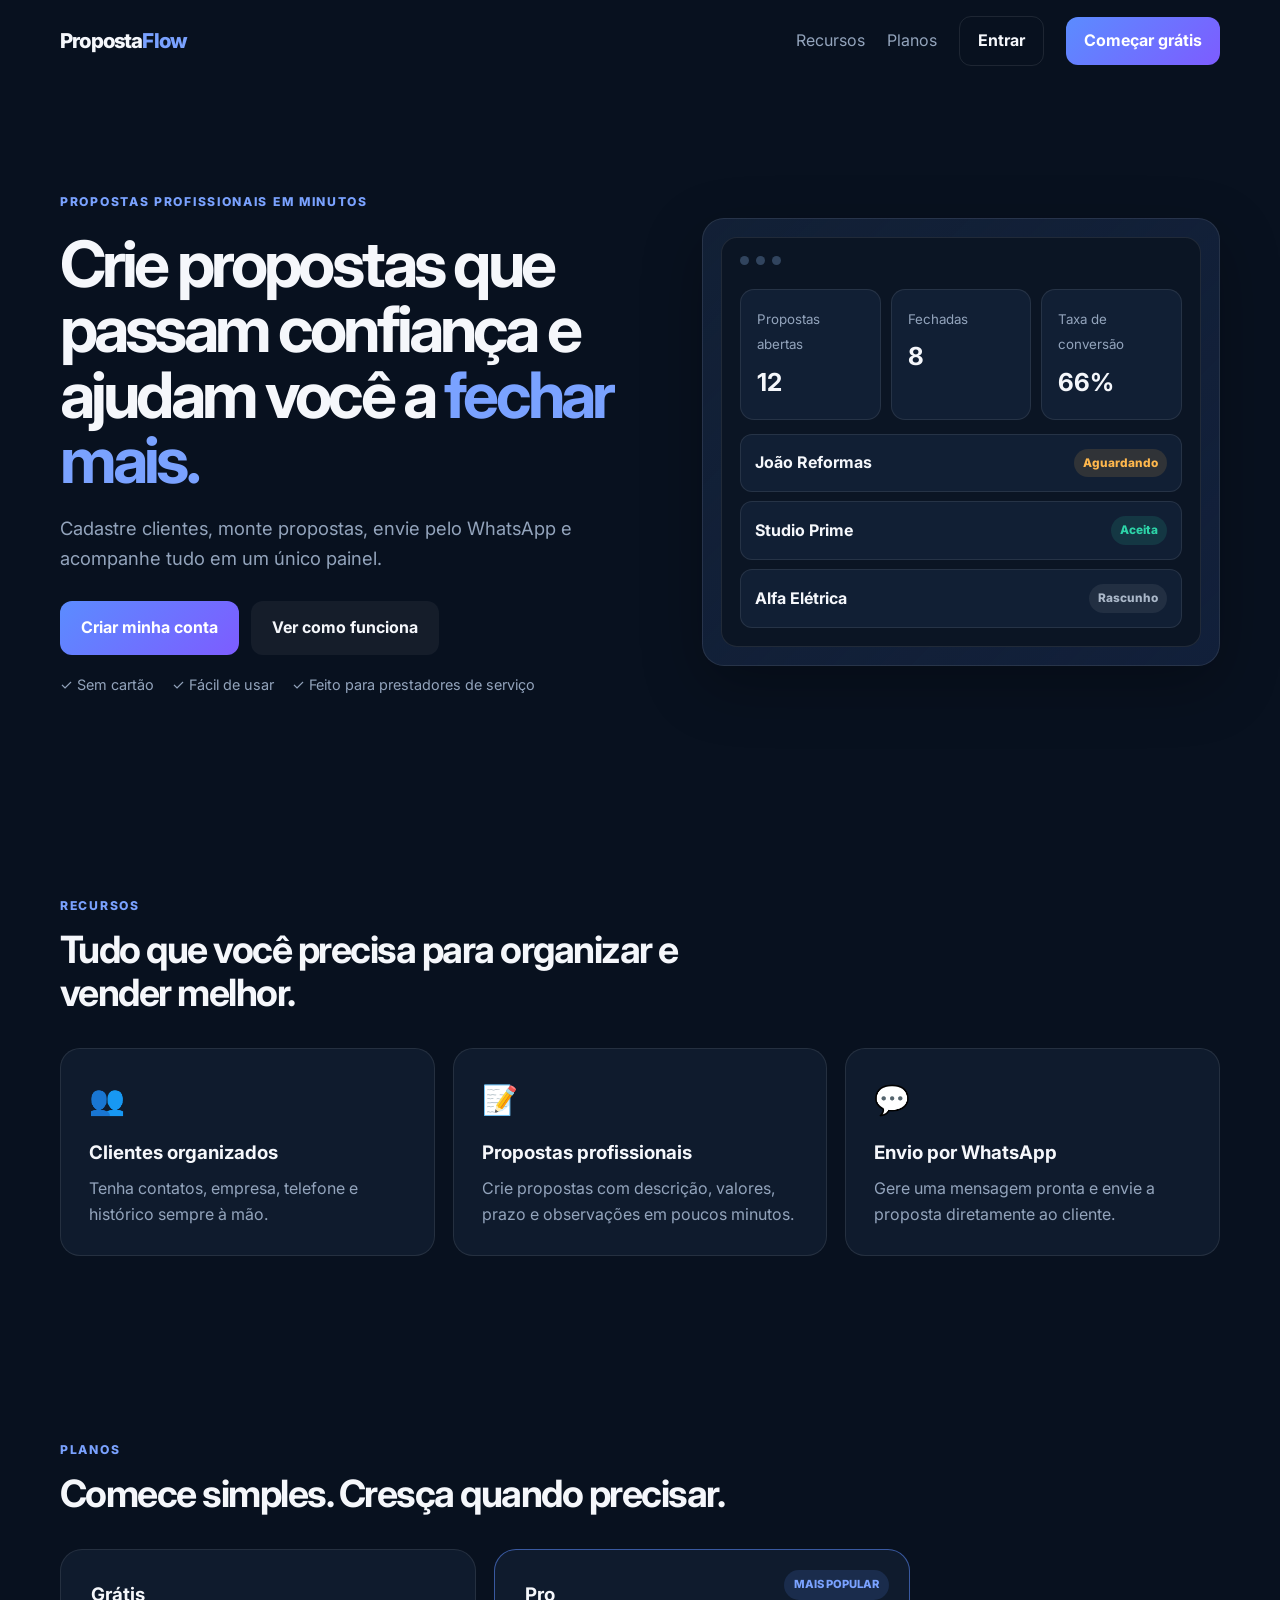
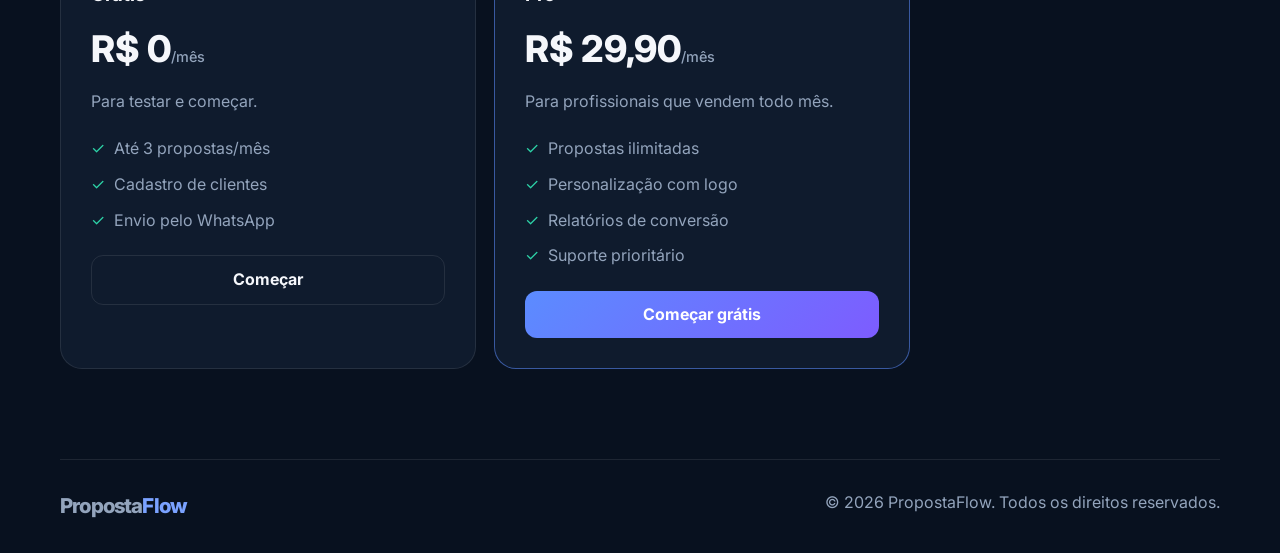
<file: index.html>
<!DOCTYPE html>
<html lang="pt-BR">
<head>
  <meta charset="UTF-8" />
  <meta name="viewport" content="width=device-width, initial-scale=1.0" />
  <title>PropostaFlow — Propostas que fecham negócios</title>
  <link rel="stylesheet" href="css/style.css" />
</head>
<body class="landing">
  <header class="topbar container">
    <a class="logo" href="index.html">Proposta<span>Flow</span></a>
    <nav class="nav">
      <a href="#recursos">Recursos</a>
      <a href="#planos">Planos</a>
      <a href="login.html" class="btn btn-outline">Entrar</a>
      <a href="login.html?mode=signup" class="btn btn-primary">Começar grátis</a>
    </nav>
  </header>

  <main>
    <section class="hero container">
      <div class="hero-copy">
        <span class="eyebrow">PROPOSTAS PROFISSIONAIS EM MINUTOS</span>
        <h1>Crie propostas que passam confiança e ajudam você a <span>fechar mais.</span></h1>
        <p>Cadastre clientes, monte propostas, envie pelo WhatsApp e acompanhe tudo em um único painel.</p>
        <div class="hero-actions">
          <a class="btn btn-primary btn-lg" href="login.html?mode=signup">Criar minha conta</a>
          <a class="btn btn-ghost btn-lg" href="#recursos">Ver como funciona</a>
        </div>
        <div class="hero-mini">
          <span>✓ Sem cartão</span>
          <span>✓ Fácil de usar</span>
          <span>✓ Feito para prestadores de serviço</span>
        </div>
      </div>

      <div class="hero-panel card glass">
        <div class="mock-window">
          <div class="mock-head">
            <span></span><span></span><span></span>
          </div>
          <div class="mock-grid">
            <div class="metric">
              <small>Propostas abertas</small>
              <strong>12</strong>
            </div>
            <div class="metric">
              <small>Fechadas</small>
              <strong>8</strong>
            </div>
            <div class="metric">
              <small>Taxa de conversão</small>
              <strong>66%</strong>
            </div>
          </div>
          <div class="mock-table">
            <div><b>João Reformas</b><span class="tag orange">Aguardando</span></div>
            <div><b>Studio Prime</b><span class="tag green">Aceita</span></div>
            <div><b>Alfa Elétrica</b><span class="tag gray">Rascunho</span></div>
          </div>
        </div>
      </div>
    </section>

    <section id="recursos" class="section container">
      <div class="section-title">
        <span class="eyebrow">RECURSOS</span>
        <h2>Tudo que você precisa para organizar e vender melhor.</h2>
      </div>
      <div class="cards three">
        <article class="feature-card">
          <div class="icon">👥</div>
          <h3>Clientes organizados</h3>
          <p>Tenha contatos, empresa, telefone e histórico sempre à mão.</p>
        </article>
        <article class="feature-card">
          <div class="icon">📝</div>
          <h3>Propostas profissionais</h3>
          <p>Crie propostas com descrição, valores, prazo e observações em poucos minutos.</p>
        </article>
        <article class="feature-card">
          <div class="icon">💬</div>
          <h3>Envio por WhatsApp</h3>
          <p>Gere uma mensagem pronta e envie a proposta diretamente ao cliente.</p>
        </article>
      </div>
    </section>

    <section id="planos" class="section container">
      <div class="section-title">
        <span class="eyebrow">PLANOS</span>
        <h2>Comece simples. Cresça quando precisar.</h2>
      </div>
      <div class="pricing">
        <article class="price-card">
          <h3>Grátis</h3>
          <div class="price">R$ 0<span>/mês</span></div>
          <p>Para testar e começar.</p>
          <ul>
            <li>Até 3 propostas/mês</li>
            <li>Cadastro de clientes</li>
            <li>Envio pelo WhatsApp</li>
          </ul>
          <a class="btn btn-outline full" href="login.html?mode=signup">Começar</a>
        </article>

        <article class="price-card featured">
          <div class="popular">MAIS POPULAR</div>
          <h3>Pro</h3>
          <div class="price">R$ 29,90<span>/mês</span></div>
          <p>Para profissionais que vendem todo mês.</p>
          <ul>
            <li>Propostas ilimitadas</li>
            <li>Personalização com logo</li>
            <li>Relatórios de conversão</li>
            <li>Suporte prioritário</li>
          </ul>
          <a class="btn btn-primary full" href="login.html?mode=signup">Começar grátis</a>
        </article>
      </div>
    </section>
  </main>

  <footer class="footer container">
    <a class="logo" href="index.html">Proposta<span>Flow</span></a>
    <p>© 2026 PropostaFlow. Todos os direitos reservados.</p>
  </footer>
</body>
</html>
</file>
<file: css/style.css>
@import url('https://fonts.googleapis.com/css2?family=Inter:wght@400;500;600;700;800&display=swap');

:root{
  --bg:#08111f;
  --panel:#0f1b2d;
  --panel2:#14233a;
  --text:#f5f7fb;
  --muted:#93a4bc;
  --primary:#5b8cff;
  --primary2:#7aa2ff;
  --border:rgba(255,255,255,.09);
  --success:#2dd4a8;
  --danger:#ff6b6b;
  --warning:#ffb84d;
  --shadow:0 20px 60px rgba(0,0,0,.28);
}

*{box-sizing:border-box;margin:0;padding:0}
html{scroll-behavior:smooth}
body{font-family:Inter,system-ui,sans-serif;background:var(--bg);color:var(--text);line-height:1.6}
a{text-decoration:none;color:inherit}
button,input,textarea,select{font:inherit}
button{cursor:pointer}
.container{width:min(1160px,92%);margin:auto}
.hidden{display:none!important}

.logo{font-weight:800;font-size:1.28rem;letter-spacing:-.04em}
.logo span{color:var(--primary2)}
.topbar{height:82px;display:flex;align-items:center;justify-content:space-between}
.nav{display:flex;align-items:center;gap:22px}
.nav>a:not(.btn){color:var(--muted)}
.btn{border:none;border-radius:12px;padding:11px 18px;font-weight:700;display:inline-flex;align-items:center;justify-content:center;gap:8px;transition:.2s}
.btn:hover{transform:translateY(-1px)}
.btn-primary{background:linear-gradient(135deg,var(--primary),#7d5cff);color:white}
.btn-outline{background:transparent;border:1px solid var(--border);color:var(--text)}
.btn-ghost{background:rgba(255,255,255,.05);color:var(--text)}
.btn-lg{padding:14px 21px}
.full{width:100%}
.card{background:linear-gradient(180deg,rgba(20,35,58,.94),rgba(13,25,42,.96));border:1px solid var(--border);border-radius:22px;box-shadow:var(--shadow)}

.hero{min-height:720px;display:grid;grid-template-columns:1.05fr .95fr;align-items:center;gap:70px;padding:70px 0}
.eyebrow{font-size:.76rem;font-weight:800;letter-spacing:.14em;color:var(--primary2)}
.hero h1{font-size:clamp(2.8rem,5vw,5.3rem);line-height:1.02;letter-spacing:-.06em;margin:17px 0 22px}
.hero h1 span{color:var(--primary2)}
.hero-copy>p{font-size:1.15rem;color:var(--muted);max-width:640px}
.hero-actions{display:flex;gap:12px;margin:28px 0 18px}
.hero-mini{display:flex;gap:18px;flex-wrap:wrap;color:var(--muted);font-size:.9rem}
.glass{padding:18px;background:linear-gradient(135deg,rgba(20,35,58,.85),rgba(91,140,255,.12))}
.mock-window{background:#0b1524;border:1px solid var(--border);border-radius:16px;padding:18px}
.mock-head{display:flex;gap:7px;margin-bottom:24px}
.mock-head span{width:9px;height:9px;border-radius:50%;background:#31445e}
.mock-grid{display:grid;grid-template-columns:repeat(3,1fr);gap:10px}
.metric{background:#111f34;border:1px solid var(--border);padding:16px;border-radius:14px}
.metric small,.stat-card small{color:var(--muted)}
.metric strong{font-size:1.55rem;display:block;margin-top:6px}
.mock-table{margin-top:14px;display:grid;gap:9px}
.mock-table>div{background:#111f34;border:1px solid var(--border);padding:14px;border-radius:12px;display:flex;justify-content:space-between;align-items:center}

.section{padding:90px 0}
.section-title{max-width:700px;margin-bottom:34px}
.section-title h2{font-size:2.35rem;letter-spacing:-.04em;line-height:1.15;margin-top:10px}
.cards.three{display:grid;grid-template-columns:repeat(3,1fr);gap:18px}
.feature-card{padding:28px;background:var(--panel);border:1px solid var(--border);border-radius:20px}
.feature-card .icon{font-size:1.8rem}
.feature-card h3{margin:15px 0 8px}
.feature-card p{color:var(--muted)}
.pricing{display:grid;grid-template-columns:repeat(2,1fr);gap:18px;max-width:850px}
.price-card{padding:30px;border:1px solid var(--border);background:var(--panel);border-radius:22px;position:relative}
.price-card.featured{border-color:rgba(91,140,255,.55)}
.popular{position:absolute;right:20px;top:20px;background:rgba(91,140,255,.15);color:var(--primary2);padding:6px 10px;border-radius:999px;font-size:.7rem;font-weight:800}
.price{font-size:2.3rem;font-weight:800;margin:10px 0}
.price span{font-size:.9rem;color:var(--muted);font-weight:500}
.price-card p,.price-card li{color:var(--muted)}
.price-card ul{list-style:none;margin:22px 0;display:grid;gap:10px}
.price-card li:before{content:"✓";color:var(--success);margin-right:9px}
.footer{border-top:1px solid var(--border);padding:30px 0;display:flex;justify-content:space-between;color:var(--muted)}

.auth-page{min-height:100vh;display:grid;place-items:center;background:
radial-gradient(circle at 20% 20%,rgba(91,140,255,.18),transparent 35%),var(--bg)}
.auth-shell{width:min(460px,92%)}
.auth-shell>.logo{display:block;text-align:center;margin-bottom:20px;font-size:1.5rem}
.auth-card{padding:28px}
.auth-tabs{display:grid;grid-template-columns:1fr 1fr;background:#0b1524;padding:5px;border-radius:12px;margin-bottom:24px}
.auth-tabs button{background:transparent;color:var(--muted);border:none;padding:10px;border-radius:9px;font-weight:700}
.auth-tabs button.active{background:var(--panel2);color:var(--text)}
.auth-card h1{font-size:1.65rem}
.auth-card>div>p{color:var(--muted);margin-bottom:18px}
label{display:block;font-size:.85rem;font-weight:700;margin:14px 0 7px}
input,textarea,select{width:100%;background:#0a1525;color:var(--text);border:1px solid var(--border);border-radius:11px;padding:12px 13px;outline:none}
input:focus,textarea:focus,select:focus{border-color:rgba(91,140,255,.6)}
textarea{resize:vertical}
.auth-card form .btn{margin-top:18px}
.form-message{margin-top:12px;font-size:.9rem}
.auth-note{margin-top:18px;color:var(--muted);font-size:.78rem;text-align:center}

.app-page{min-height:100vh}
.sidebar{position:fixed;left:0;top:0;bottom:0;width:245px;background:#0b1524;border-right:1px solid var(--border);padding:26px 18px;display:flex;flex-direction:column}
.sidebar .logo{padding:0 10px 26px}
.sidebar nav{display:grid;gap:7px}
.sidebar nav a{color:var(--muted);padding:12px 13px;border-radius:10px;font-weight:600}
.sidebar nav a:hover,.sidebar nav a.active{background:rgba(91,140,255,.11);color:white}
.sidebar-logout{margin-top:auto;background:transparent;border:1px solid var(--border);color:var(--muted);padding:11px;border-radius:10px}
.app-main{margin-left:245px;padding:34px 38px 60px}
.app-header{display:flex;justify-content:space-between;align-items:center;margin-bottom:28px}
.app-header h1{font-size:2rem;letter-spacing:-.04em;margin-top:5px}
.stats-grid{display:grid;grid-template-columns:repeat(4,1fr);gap:14px;margin-bottom:20px}
.stat-card{background:var(--panel);border:1px solid var(--border);border-radius:18px;padding:22px}
.stat-card span{color:var(--muted);font-size:.85rem;font-weight:600}
.stat-card strong{display:block;font-size:2rem;margin:7px 0 2px}
.content-card{padding:22px}
.content-card-head{display:flex;justify-content:space-between;align-items:center;margin-bottom:18px}
.content-card-head p{color:var(--muted);font-size:.9rem}
.content-card-head a{color:var(--primary2);font-weight:700;font-size:.9rem}
.table-wrap{overflow:auto}
.data-table{width:100%;border-collapse:collapse}
.data-table th,.data-table td{text-align:left;padding:14px 12px;border-bottom:1px solid var(--border);font-size:.9rem}
.data-table th{color:var(--muted);font-size:.76rem;text-transform:uppercase;letter-spacing:.06em}
.table-actions{display:flex;gap:7px;flex-wrap:wrap}
.small-btn{border:1px solid var(--border);background:transparent;color:var(--text);padding:6px 9px;border-radius:8px}
.small-btn.danger{color:#ff8b8b}
.tag{padding:5px 9px;border-radius:999px;font-size:.74rem;font-weight:800}
.tag.orange{background:rgba(255,184,77,.13);color:var(--warning)}
.tag.green{background:rgba(45,212,168,.13);color:var(--success)}
.tag.red{background:rgba(255,107,107,.13);color:var(--danger)}
.tag.gray{background:rgba(255,255,255,.07);color:#aab7c8}
.toolbar{display:flex;gap:12px;margin-bottom:18px}
.toolbar .search{max-width:350px}
.toolbar select{max-width:220px}

.modal{position:fixed;inset:0;background:rgba(0,0,0,.65);display:grid;place-items:center;padding:20px;z-index:20}
.modal-box{width:min(500px,100%);padding:24px}
.modal-head{display:flex;justify-content:space-between;align-items:center}
.modal-head button{background:transparent;color:var(--muted);border:none;font-size:1.1rem}

.proposal-layout{display:grid;grid-template-columns:minmax(0,1fr) 360px;gap:18px}
.form-card,.preview-card{padding:24px}
.grid-2{display:grid;grid-template-columns:1fr 1fr;gap:12px}
.proposal-actions{display:flex;justify-content:flex-end;gap:10px;margin-top:20px}
.preview-card{height:max-content;position:sticky;top:30px}
.preview-card h2{margin:8px 0}
.preview-card>p{color:var(--muted)}
.preview-value{font-size:2rem;font-weight:800;margin:22px 0 3px}
.preview-card hr{border:0;border-top:1px solid var(--border);margin:22px 0}

.public-proposal-page{min-height:100vh;padding:50px 20px;background:#07101c}
.proposal-public{width:min(850px,100%);margin:auto;padding:38px}
.proposal-public-head{display:flex;justify-content:space-between;margin-bottom:44px}
.proposal-public h1{font-size:2.5rem;margin:8px 0}
.proposal-highlight{display:grid;grid-template-columns:1fr 1fr;gap:12px;margin:30px 0}
.proposal-highlight>div{background:#0b1524;border:1px solid var(--border);border-radius:15px;padding:20px}
.proposal-highlight small{display:block;color:var(--muted);margin-bottom:7px}
.proposal-highlight strong{font-size:1.5rem}
.proposal-public section{margin:28px 0}
.proposal-public section h2{font-size:1rem;margin-bottom:8px}
.proposal-public section p{color:#c1ccda;white-space:pre-line}
.proposal-public-actions{display:flex;flex-wrap:wrap;gap:10px;margin-top:34px}

.empty-state{text-align:center;color:var(--muted);padding:34px}
@media(max-width:950px){
  .hero{grid-template-columns:1fr;min-height:auto;padding:70px 0}
  .cards.three,.stats-grid{grid-template-columns:1fr 1fr}
  .sidebar{position:static;width:auto;height:auto}
  .sidebar nav{grid-template-columns:repeat(2,1fr)}
  .sidebar-logout{margin-top:15px}
  .app-main{margin-left:0;padding:25px 18px}
  .proposal-layout{grid-template-columns:1fr}
  .preview-card{position:static}
}
@media(max-width:650px){
  .nav>a:not(.btn),.nav .btn-outline{display:none}
  .hero h1{font-size:2.7rem}
  .cards.three,.pricing,.stats-grid,.mock-grid,.proposal-highlight,.grid-2{grid-template-columns:1fr}
  .hero-actions,.footer,.app-header{align-items:stretch;flex-direction:column}
  .sidebar nav{grid-template-columns:1fr}
  .proposal-public{padding:24px}
}
@media print{
  .proposal-public-actions{display:none}
  body{background:white;color:black}
  .proposal-public{box-shadow:none;border:none;background:white}
  .proposal-public section p,.proposal-public>p{color:#333}
  .logo span{color:black}

  /* =========================
   PDF / IMPRESSÃO PROPOSTA
========================= */

@media print {

  @page {
    size: A4;
    margin: 18mm;
  }

  body {
    background: white !important;
    color: #111 !important;
  }

  .proposal-public {
    width: 100% !important;
    max-width: none !important;

    background: white !important;
    color: #111 !important;

    border: none !important;
    box-shadow: none !important;

    padding: 0 !important;
  }

  .proposal-public h1,
  .proposal-public h2,
  .proposal-public strong {
    color: #111 !important;
  }

  .proposal-public p {
    color: #444 !important;
  }

  .proposal-public .eyebrow {
    color: #4169e1 !important;
  }

  .proposal-highlight {
    margin: 30px 0 !important;
  }

  .proposal-highlight > div {
    background: #f5f7fa !important;
    border: 1px solid #ddd !important;
    color: #111 !important;
  }

  .proposal-highlight small {
    color: #666 !important;
  }

  .proposal-highlight strong {
    color: #111 !important;
  }

  /* não mostrar botões no PDF */
  .proposal-public-actions {
    display: none !important;
  }

  /* status */
  #publicStatus {
    border: 1px solid #ccc;
    color: #111 !important;
    background: #f5f5f5 !important;
  }
.pricing-grid {
  display: grid;
  grid-template-columns: repeat(2, minmax(0, 380px));
  gap: 24px;
  margin-top: 30px;
}

.pricing-card {
  padding: 32px;
}

.pricing-card h2 {
  font-size: 36px;
  margin: 12px 0 0;
}

.pricing-card hr {
  margin: 25px 0;
  border: 0;
  border-top: 1px solid var(--border);
}

.pricing-card p {
  margin: 12px 0;
}

.pricing-card .btn {
  width: 100%;
  margin-top: 25px;
}

.pro-plan {
  border: 1px solid #6c63ff;
}

@media (max-width: 800px) {
  .pricing-grid {
    grid-template-columns: 1fr;
  }
}
}
}
</file>
